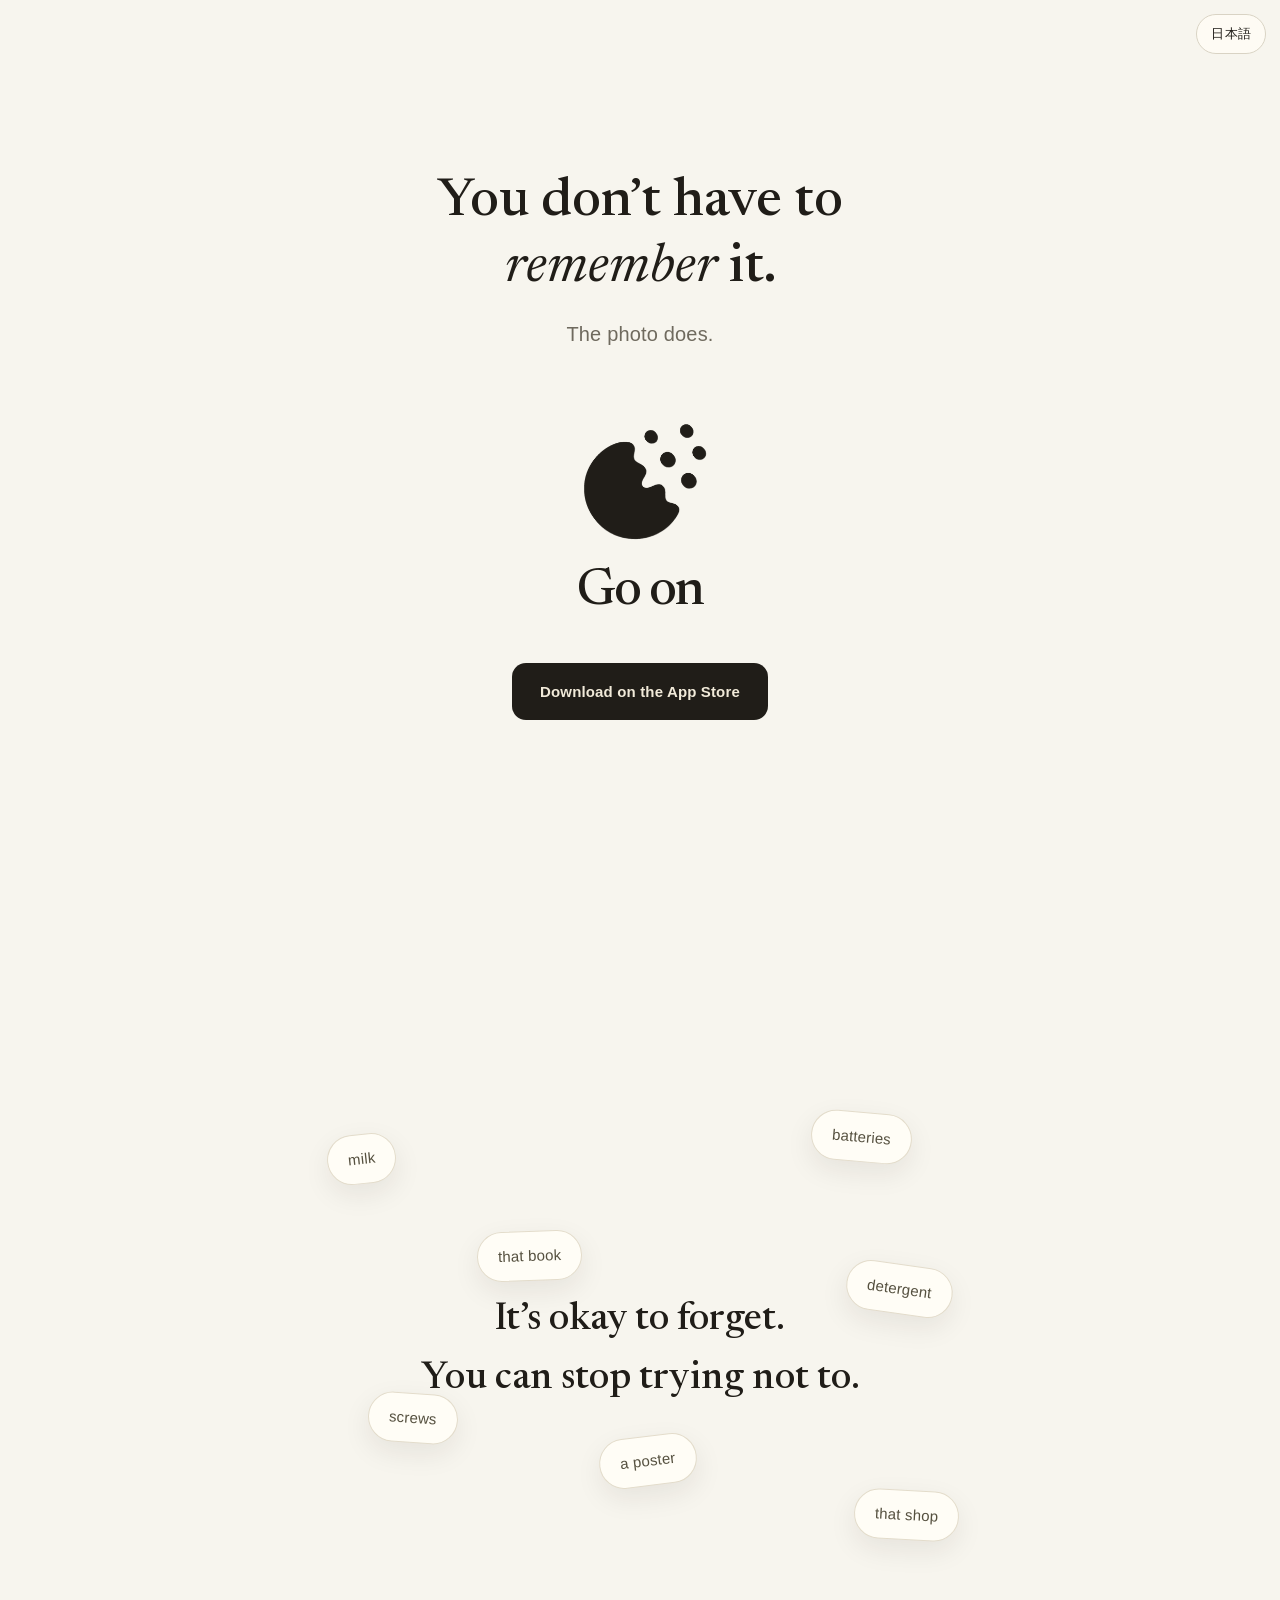
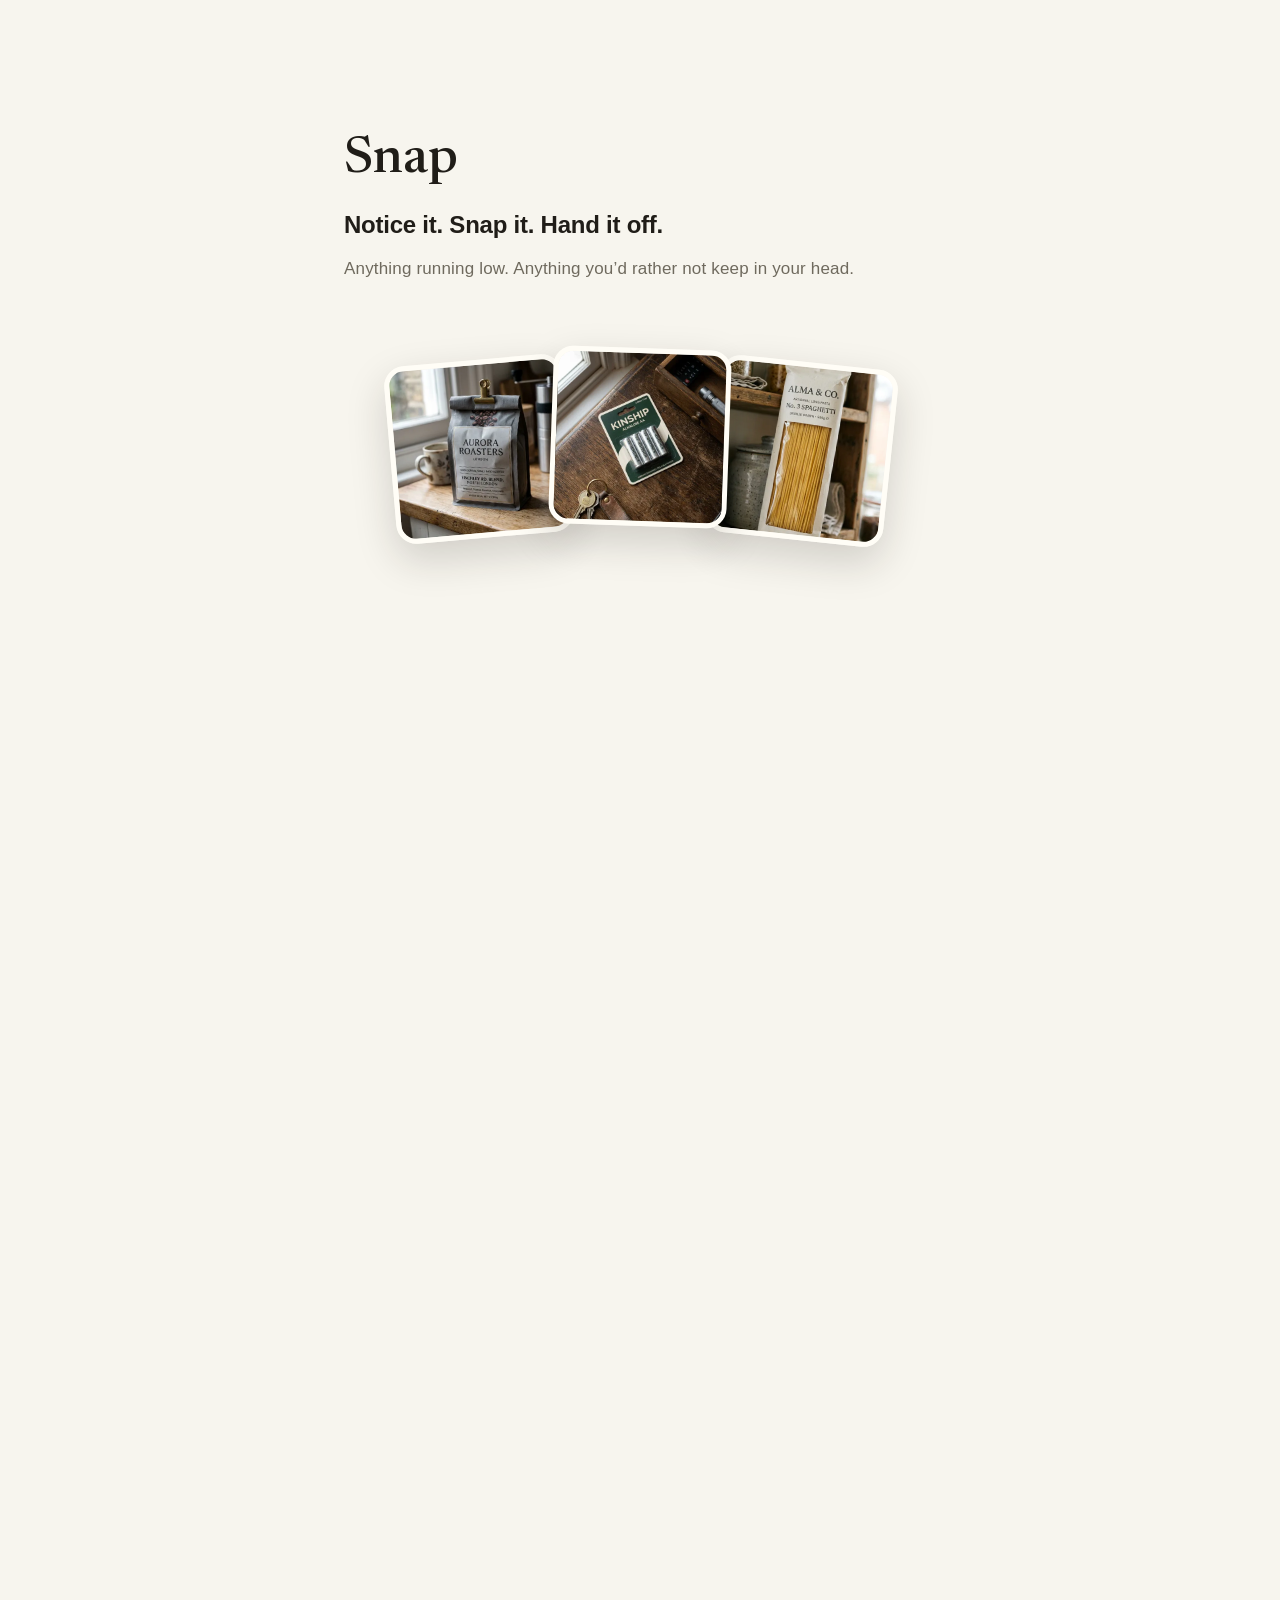
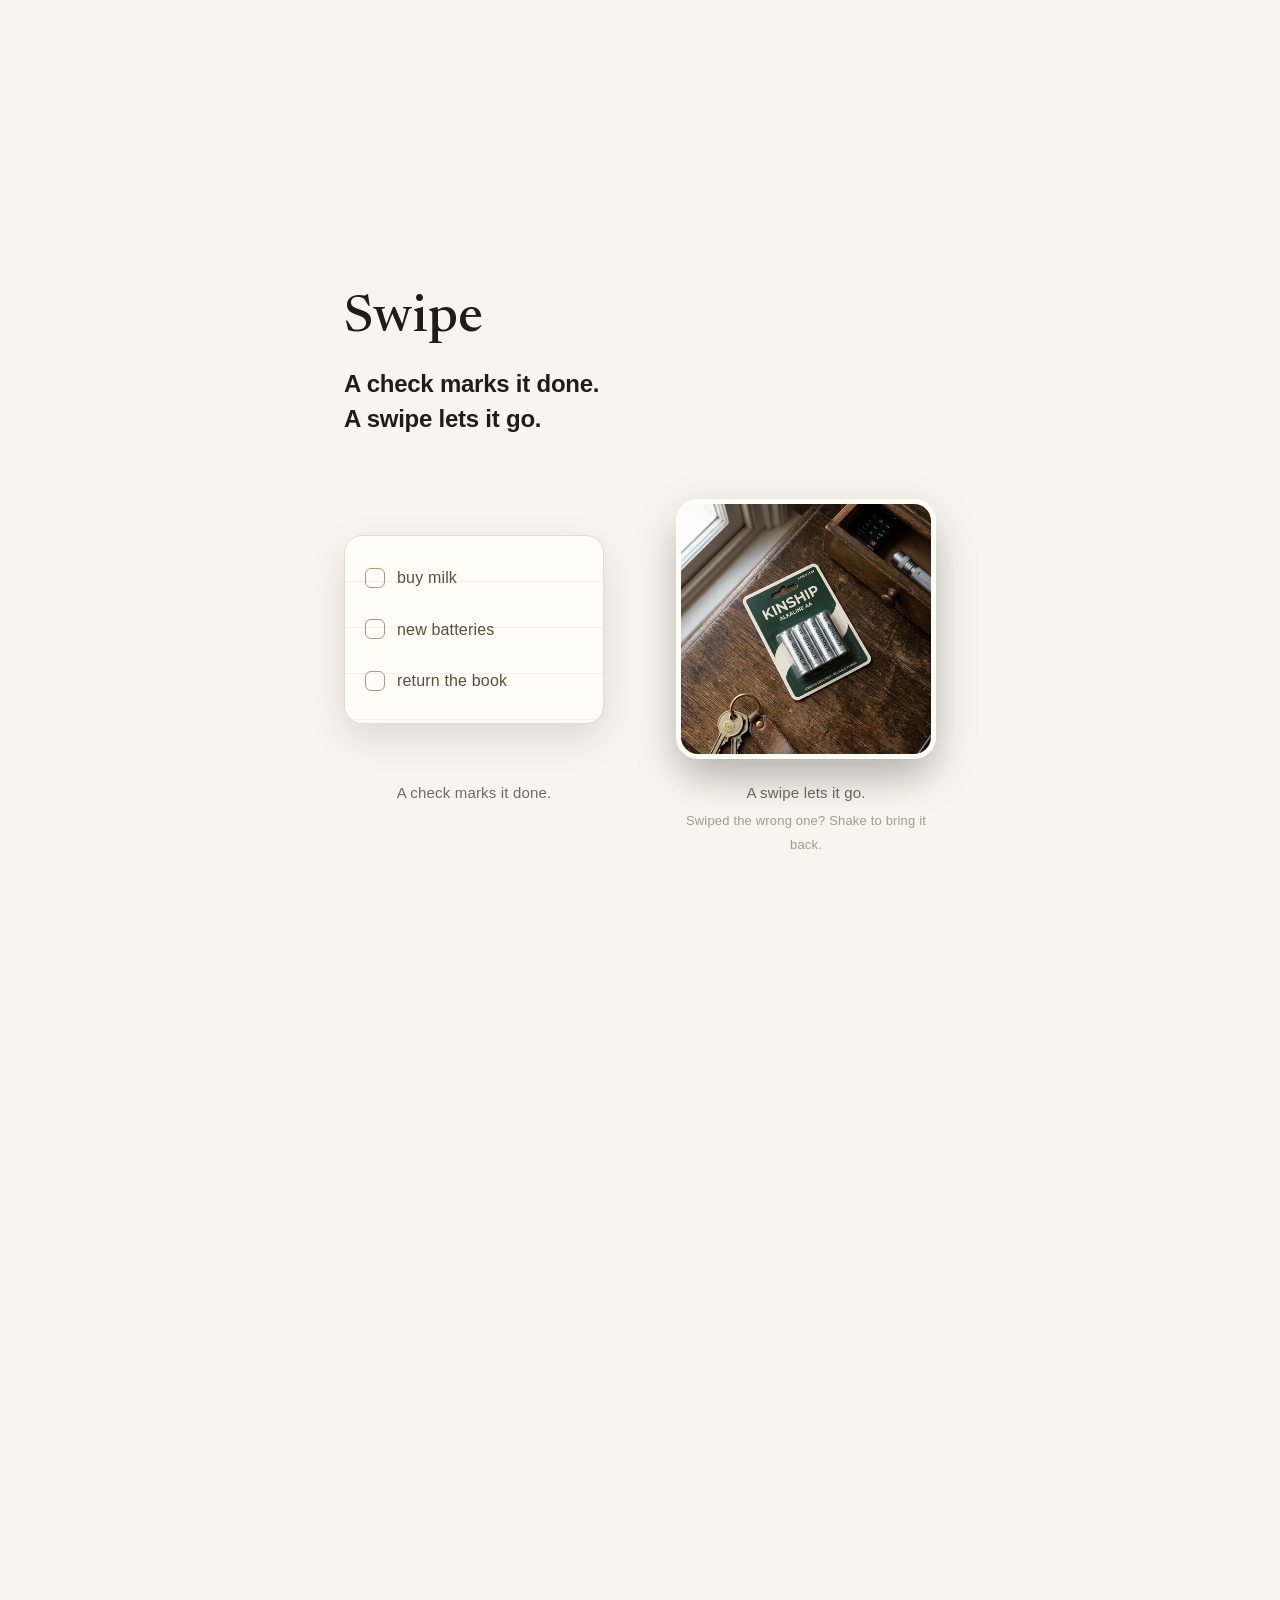
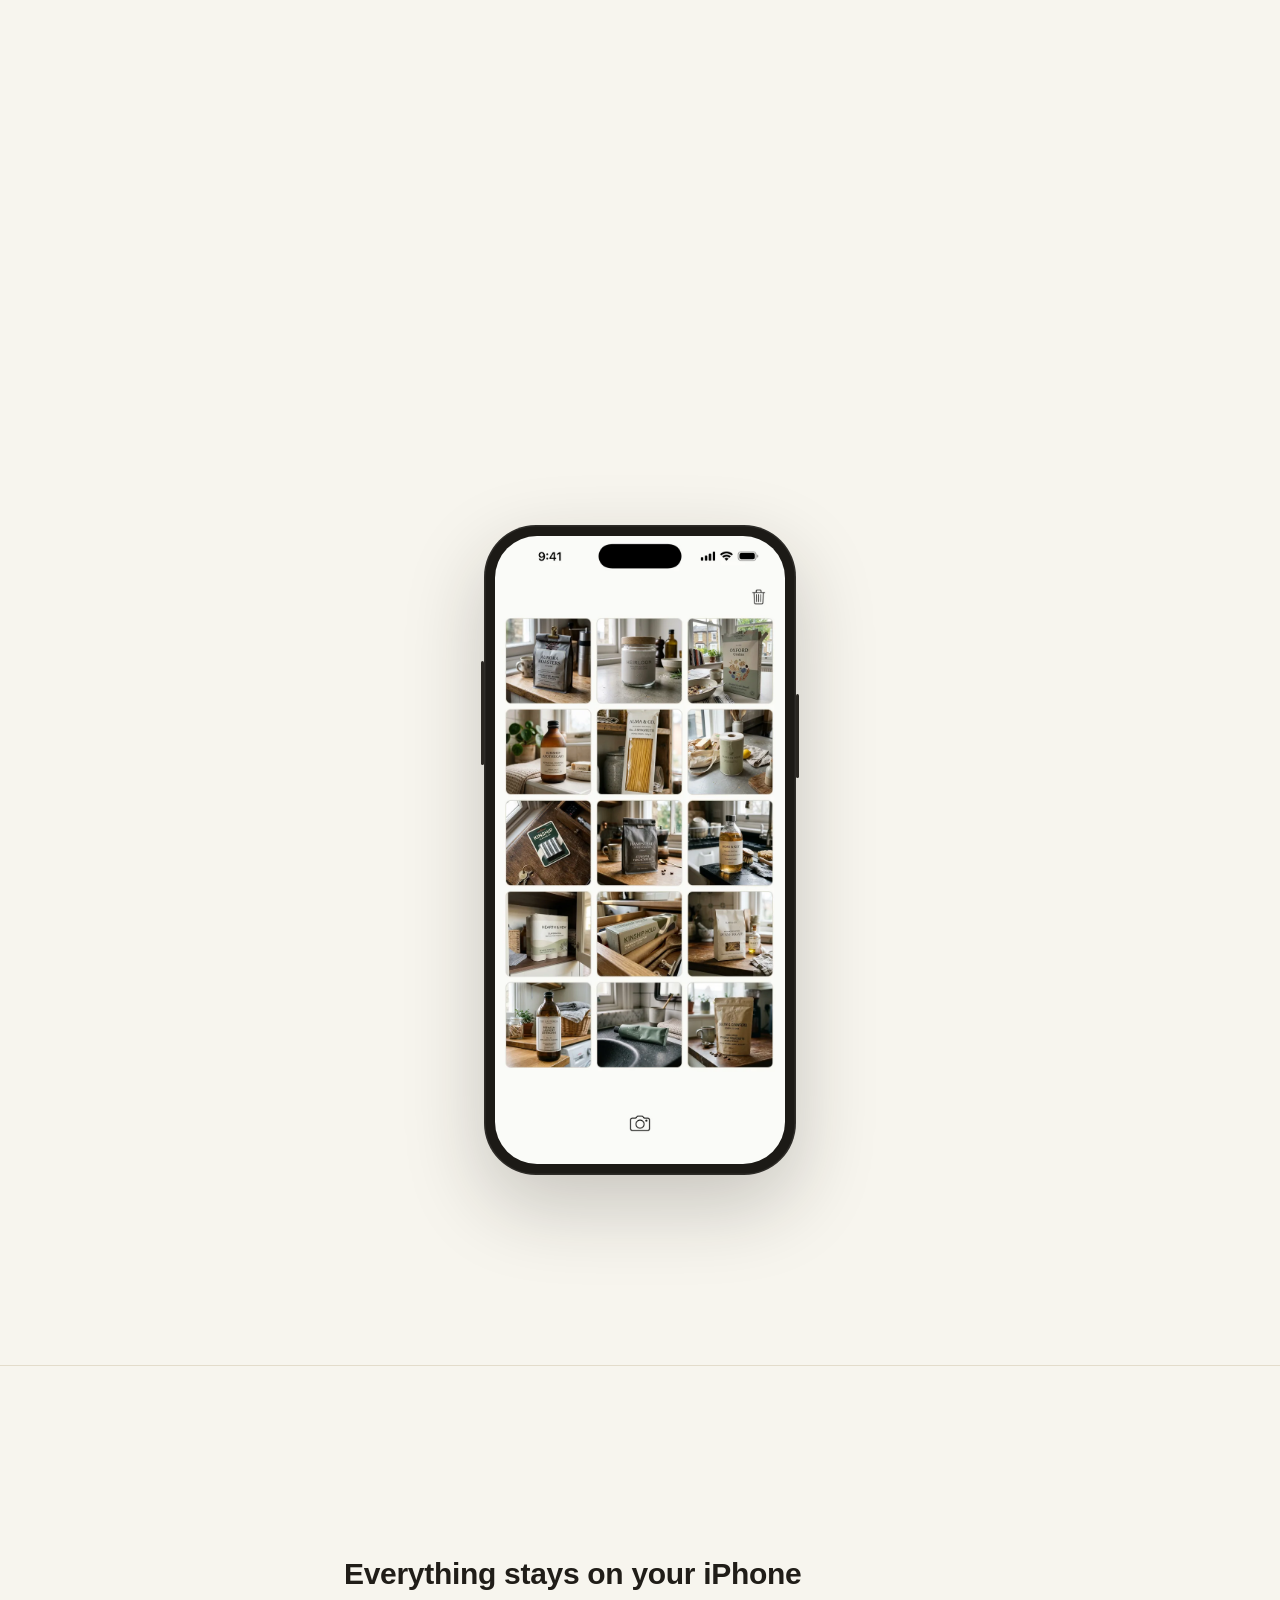
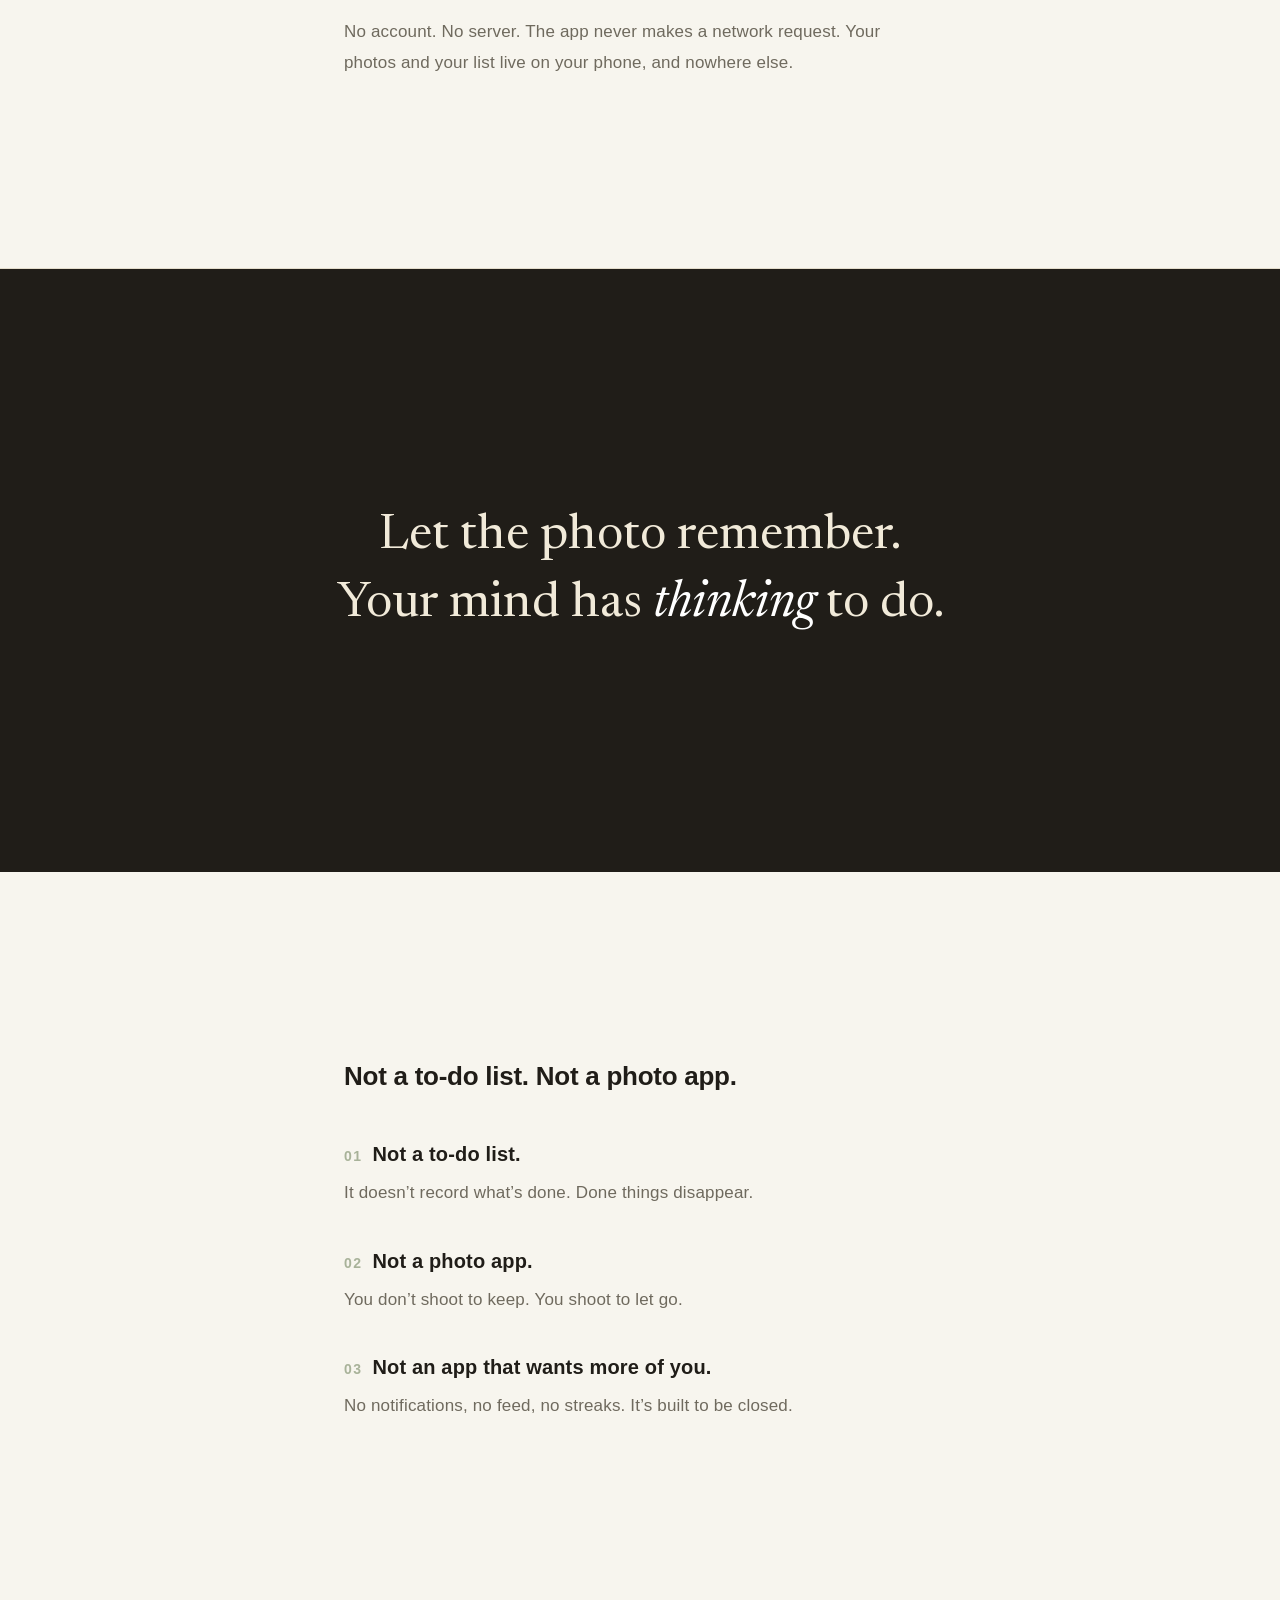
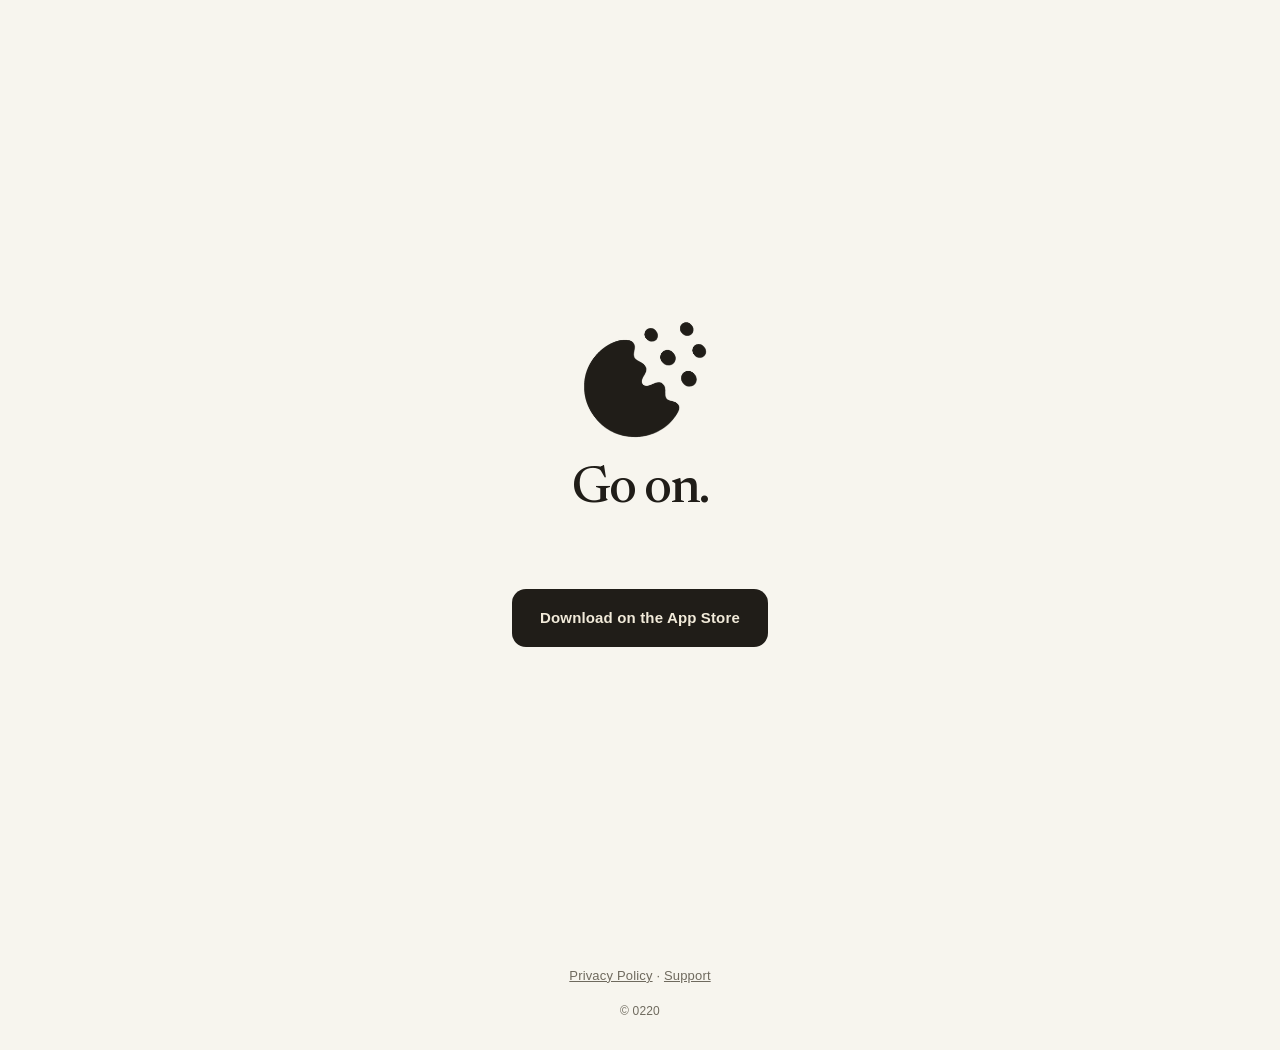
<file: index.html>
<!doctype html>
<html lang="en">
<head>
<meta charset="utf-8">
<meta name="viewport" content="width=device-width, initial-scale=1">
<title>Go on — You don’t have to remember it. / もう覚えていなくていい。</title>
<meta name="description" content="A shopping list you photograph instead of typing. Snap what’s running low, swipe it away once it’s in your cart. Nothing to type, nothing to name, and nothing ever leaves your iPhone.">
<link rel="canonical" href="https://go-on.o2z0.com/">
<link rel="icon" href="/favicon.ico" sizes="16x16 32x32 48x48">
<link rel="apple-touch-icon" href="/assets/favicon-180.png">
<meta property="og:type" content="website">
<meta property="og:url" content="https://go-on.o2z0.com/">
<meta property="og:site_name" content="Go on">
<meta property="og:title" content="Go on — You don’t have to remember it.">
<meta property="og:description" content="A shopping list you photograph instead of typing. Snap it, swipe it, and it’s gone.">
<meta property="og:image" content="https://go-on.o2z0.com/assets/og.png">
<meta property="og:image:width" content="1200">
<meta property="og:image:height" content="630">
<meta property="og:image:alt" content="Go on">
<meta name="twitter:card" content="summary_large_image">
<!-- 見出しのセリフは self-host（/fonts/）。外部への読み込みは下の GA4 だけ（README「制約」） -->
<link rel="preload" href="/fonts/newsreader-latin.woff2" as="font" type="font/woff2" crossorigin>
<link rel="stylesheet" href="/style.css">
<!-- アクセス解析（GA4）。go-on.o2z0.com 以外では js/ga.js が送信しない -->
<script async src="https://www.googletagmanager.com/gtag/js?id=G-71RZL2MG8W"></script>
<script defer src="/js/ga.js" data-ga-id="G-71RZL2MG8W" data-ga-host="go-on.o2z0.com"></script>
<style>
/* ============================================================
   Go on — LP 固有の演出 CSS
   共通の地（トークン・書体・言語トグル・CTA・footer）は /style.css
   ============================================================ */
section { padding: 20vh 0; }

/* ============ 1. hero (centered) ============ */
.hero {
  min-height: 100svh; display: flex; flex-direction: column;
  justify-content: center; padding: 0; text-align: center;
}
.claim {
  font-size: clamp(38px, 7vw, 54px); line-height: 1.22; margin: 0 0 14px;
  font-weight: 500; color: var(--ink); text-wrap: balance;  /* no orphaned "it." */
}
.claim .w { display: inline-block; }
.claim em { font-style: italic; }
.hero .sub { font-size: 20px; color: var(--muted); margin: 0 0 7vh; }
.hero-brand {
  display: flex; flex-direction: column; align-items: center; justify-content: center;
  gap: 18px; font-size: var(--brand-text); line-height: 1; letter-spacing: -.035em;
  color: var(--ink); margin: 0 0 5vh;
}
.hero-brand img, .seal { width: var(--brand-icon); height: var(--brand-icon); translate: 4% 0; }  /* optical centre: the mass sits bottom-left */
.ja .claim { font-size: clamp(26px, 7.2vw, 50px); }  /* 文節 span 単位でのみ折り返す（≥333px では 1 行） */

/* ============ 2. product shot ============ */
.shot-wrap { text-align: center; }
/* CSS device frame: ink bezel around the real screenshot (no mockup asset needed) */
.device {
  position: relative; display: inline-block; padding: 11px;
  background: #1c1a16; border-radius: 52px;
  box-shadow:
    0 30px 80px rgba(32, 29, 24, .22),
    inset 0 0 0 1.5px rgba(255, 255, 255, .08);   /* faint bezel highlight */
}
.device img { display: block; width: min(290px, 70vw); border-radius: 42px; }
/* side buttons */
.device::before, .device::after {
  content: ""; position: absolute; width: 3px; border-radius: 2px; background: #2a2722;
}
.device::before { left: -3px; top: 21%; height: 16%; }                                 /* volume */
.device::after  { right: -3px; top: 26%; height: 13%; }                                /* power */
.shot-wrap { text-align: center; }

/* ============ 3. mental-load scene ============ */
/* 既定 = 静止版。scroll-driven が使えない環境と prefers-reduced-motion:reduce では
   これがそのまま出る。ピン留め（position:sticky）と長い尺（420vh 等）は
   演出そのものなので、演出と同じ @supports / @media の中にしか置かない。
   ここを外に出すと「アニメは動かないのに尺だけ残る」= 1,005vh の空スクロールになる。 */
.scene { padding: 12vh 0; }
.scene .sticky {
  display: flex; align-items: center; justify-content: center;
}
.stage {
  position: relative; width: min(680px, 92vw);
  display: flex; flex-wrap: wrap; gap: 10px 12px;
  justify-content: center; align-items: center;
}
.bubble {
  /* static = インラインの left/right/top を無視して素直に流す（静止版のときだけ） */
  position: static; background: #fffdf6; border: 1px solid #e3dccb;
  border-radius: 999px; padding: 10px 20px; font-size: 15px; color: #55503f;
  box-shadow: 0 10px 28px rgba(32, 29, 24, .08); rotate: var(--r, 0deg);
  white-space: nowrap;
}
.quiet-line {
  position: static; width: 100%; margin-top: 8vh;
  display: flex; flex-direction: column;
  justify-content: center; text-align: center; padding: 0;
}
.quiet-line p { font-size: clamp(26px, 4.6vw, 38px); line-height: 1.55; margin: 0; }
.quiet-line .ja p { font-size: clamp(17px, 4.3vw, 34px); }
.quiet-line .ja .u { display: inline-block; }  /* 文節単位でのみ折り返す（≥351px では 1 行） */

/* ============ 4. steps ============ */
.step-title { font-size: clamp(40px, 7vw, 52px); font-weight: 500; line-height: 1; margin: 0 0 22px; }  /* one word, serif */
.step-lead { font-size: clamp(20px, 3.2vw, 24px); font-weight: 600; line-height: 1.45; margin: 0 0 8px; letter-spacing: -.01em; }

.snap-cards { display: flex; justify-content: center; gap: 0; margin: 64px 0 0; }
.snap-cards img {
  width: clamp(88px, 30%, 200px); aspect-ratio: 1; height: auto; border-radius: 20px; object-fit: cover;  /* 3 fit inside the column at 320px */
  box-shadow: 0 16px 40px rgba(32, 29, 24, .18); border: 5px solid #fffdf6;
}
.snap-cards img:nth-child(1) { rotate: -5deg; translate: 16px 12px; }
.snap-cards img:nth-child(2) { rotate: 2deg; z-index: 1; }
.snap-cards img:nth-child(3) { rotate: 6deg; translate: -16px 14px; }

/* swipe scene: check vs swipe comparison */
.step-inner { text-align: left; width: min(100%, 640px); padding: 0 24px; }
.compare {
  display: flex; gap: clamp(28px, 7vw, 72px); justify-content: center;
  align-items: flex-start; margin-top: 7vh; flex-wrap: wrap; text-align: center;
}
/* 並列に必要なのはビューポート 448px 以上（ペイン下限 186px ×2 + gap 28 + step-inner の padding 48）。
   最大の iPhone でも 440px なので、実機は必ず縦積みになる = wrap は仕様。詰めて並列化しない。
   ペインを 186px 未満にすると .txt { white-space: nowrap } の「return the book」が溢れる。 */
.pane { width: clamp(200px, 34vw, 260px); }
.visual { aspect-ratio: 1; display: grid; align-items: center; }  /* same height on both sides → captions align */
.pane:first-child { position: relative; z-index: 1; }  /* the swiped card slips away BEHIND the paper list */
.todo-card {
  background: #fffdf6; border: 1px solid #e3dccb; border-radius: 18px;
  padding: 16px 20px; text-align: left;
  box-shadow: 0 14px 36px rgba(32, 29, 24, .12);
  background-image: repeating-linear-gradient(transparent 0 45px, rgba(32,29,24,.05) 45px 46px);
}
.todo-item { display: flex; gap: 12px; align-items: center; font-size: 16px; color: #55503f; padding: 11px 0; }
.box {
  width: 20px; height: 20px; border: 1.5px solid #a49b87; border-radius: 6px;
  display: grid; place-items: center; flex: none;
}
/* CSS checkmark (no glyph baseline drift) */
.tick {
  width: 6px; height: 11px; border-right: 2px solid #6f6a5e; border-bottom: 2px solid #6f6a5e;
  transform: rotate(45deg) translate(-1px, -1px); opacity: 0;
}
.txt { position: relative; white-space: nowrap; }
.strike {
  position: absolute; left: -2px; right: -2px; top: 54%; height: 1.5px;
  background: #8a8371; transform: scaleX(0); transform-origin: left;
}
.deck { position: relative; width: 100%; aspect-ratio: 1; margin: 0 auto; }
.deck img {
  position: absolute; inset: 0; width: 100%; height: 100%;
  border-radius: 22px; object-fit: cover; border: 5px solid #fffdf6;
  box-shadow: 0 16px 44px rgba(32, 29, 24, .2);
}
.deck .under { scale: .92; translate: 0 8px; opacity: .85; }
.cap { font-size: 15px; margin: 20px 0 0; }
.cap small { display: block; font-size: 13px; color: #a49b87; margin-top: 2px; }

/* ============ 5. trust ============ */
.trust { border-top: 1px solid #e3dccb; border-bottom: 1px solid #e3dccb; }
.trust h2 { font-size: 30px; }

/* ============ 6. belief ============ */
.belief { background: var(--ink); color: var(--cream); padding: 26vh 24px; text-align: center; }
.belief p {
  font-size: clamp(32px, 6vw, 50px); line-height: 1.35; margin: 0;
  font-weight: 400;
}
.belief em { font-style: italic; color: #fff; }
.belief .ja .u { display: inline-block; }  /* 文節単位でのみ折り返す */
.belief .ja p { font-size: clamp(22px, 6vw, 44px); }  /* 320px でも <br> の 2 行構造を保つ */

/* ============ 7. what we don't let go of ============ */
.keeps li { list-style: none; margin: 34px 0; padding: 0; }
.keeps { padding: 0; margin: 36px 0 0; }
.keeps b { display: block; font-size: 20px; margin-bottom: 4px; }
.pnum { color: var(--sage); font-weight: 700; font-size: 14px; letter-spacing: .1em; margin-right: 10px; }

/* ============ 8. finale ============ */
.finale { min-height: 100svh; display: flex; flex-direction: column; justify-content: center; align-items: center; text-align: center; }
.finale-content {
  display: flex; flex-direction: column; align-items: center;
  transition: opacity .9s ease, filter .9s ease, visibility 0s linear 0s;
}
.finale-content.faded { opacity: 0; filter: blur(6px); visibility: hidden; transition-delay: 0s, 0s, .9s; }  /* invisible = unfocusable */
.seal { margin: 0 0 18px; }
.goon {
  font-size: var(--brand-text); line-height: 1; margin: 0 0 7vh;
  font-weight: 500;
}
/* "Go on" は HERO / FINALE で同一（.serif の letter-spacing:0 に負けないよう明示指定） */
.hero-brand .serif, .goon { letter-spacing: -.035em; }

/* ============================================================
   scroll-driven animations
   ============================================================ */
@media (prefers-reduced-motion: no-preference) {
  @supports ((animation-timeline: view()) and (animation-range: entry)) {

    /* --- pinned-scene layout（演出が効く環境でだけ尺とピン留めを与える）--- */
    .scene { padding: 0; }
    .scene .sticky { position: sticky; top: 0; height: 100svh; overflow: hidden; }
    .scene-load  { height: 420vh; }   /* longer = slower: thoughts surface, then dissolve, unhurried */
    .scene-snap  { height: 205vh; }   /* pinned: text alone first, then the photos pop in（末尾の空尺 56vh→21vh、ビート位置は不変） */
    .scene-swipe { height: 380vh; }   /* check → check → swipe → swipe → nothing left */
    .stage { display: block; height: 60svh; }
    .bubble { position: absolute; }
    .quiet-line {
      /* escapes the 680px stage: centered on the viewport, not the stage box */
      position: absolute; top: 0; bottom: 0; left: 50%; transform: translateX(-50%);  /* transform = centering; `translate` stays free for the fade-in keyframe */
      width: min(92vw, 960px); margin-top: 0;
    }

    /* hero words dissolve — the "remember" word goes first */
    @keyframes word-gone { to { opacity: 0; filter: blur(4px); } }
    .claim .w { animation: word-gone linear both; animation-timeline: scroll(root); }
    .claim .w1 { animation-range: 12vh 34vh; }
    .claim .w2 { animation-range: 4vh 20vh; }
    .claim .w3 { animation-range: 14vh 36vh; }
    .hero .sub, .hero .cta-row, .hero .hero-brand {
      animation: word-gone linear both; animation-timeline: scroll(root);
      animation-range: 16vh 40vh;
    }

    /* the page forgets what you've read */
    @keyframes bye { to { opacity: 0; translate: 0 -28px; } }
    .forgets { animation: bye linear both; animation-timeline: view(); animation-range: exit 10% exit 85%; }

    @keyframes settle { from { opacity: 0; translate: 0 22px; } }
    .settles { animation: settle linear both; animation-timeline: view(); animation-range: entry 20% entry 70%; }
    .forgets.settles {
      animation: settle linear both, bye linear both;
      animation-timeline: view(), view();
      animation-range: entry 20% entry 70%, exit 10% exit 85%;
    }

    /* mental load: thoughts pop up one by one... */
    .scene-load { view-timeline: --tl-load block; }
    @keyframes pop {
      0%   { opacity: 0; scale: .5; }
      70%  { opacity: 1; scale: 1.07; }
      100% { opacity: 1; scale: 1; }
    }
    /* no explicit `from`: before its range it passes the pop animation's output through
       (otherwise the backwards fill would force opacity 1 and show tiny bubbles from the start) */
    @keyframes bubble-gone {
      to { opacity: 0; filter: blur(5px); translate: 0 -24px; }
    }
    .bubble {
      animation: pop linear both, bubble-gone linear both;
      animation-timeline: --tl-load, --tl-load;
    }
    .b1 { animation-range: contain 2%  contain 7%,  contain 32% contain 44%; }
    .b2 { animation-range: contain 5%  contain 10%, contain 36% contain 48%; }
    .b3 { animation-range: contain 8%  contain 13%, contain 40% contain 52%; }
    .b4 { animation-range: contain 11% contain 16%, contain 44% contain 56%; }
    .b5 { animation-range: contain 14% contain 19%, contain 48% contain 60%; }
    .b6 { animation-range: contain 17% contain 22%, contain 52% contain 64%; }
    .b7 { animation-range: contain 20% contain 25%, contain 56% contain 68%; }
    @keyframes line-in { from { opacity: 0; translate: 0 18px; } }
    .quiet-line { animation: line-in linear both; animation-timeline: --tl-load; animation-range: contain 70% contain 86%; }

    /* swipe scene: the check stays, the card goes */
    /* snap: photos pop in one by one — left, right, then center */
    /* pinned scene: text sits alone first, then left → right → center pop in */
    .scene-snap { view-timeline: --tl-snap block; }
    .snap-cards img { animation: pop linear both; animation-timeline: --tl-snap; }
    .snap-cards img:nth-child(1) { animation-range: contain 24% contain 37.3%; }
    .snap-cards img:nth-child(3) { animation-range: contain 45.3% contain 58.7%; }
    .snap-cards img:nth-child(2) { animation-range: contain 66.7% contain 80%; }

    .scene-swipe { view-timeline: --tl-swipe block; }
    @keyframes swipe-left {
      0%   { transform: translateX(0) rotate(0); opacity: 1; }
      55%  { opacity: 1; }
      100% { transform: translateX(-130%) rotate(-15deg); opacity: 0; }
    }
    .deck .top { animation: swipe-left linear both; animation-timeline: --tl-swipe; animation-range: contain 42% contain 62%; }
    @keyframes under-up { to { scale: 1; translate: 0 0; opacity: 1; } }
    /* second card: rises, then swipes away too — nothing is left */
    @keyframes swipe-left-2 {            /* no 0% frame: inherits under-up's output until its own range starts */
      55%  { opacity: 1; }
      100% { transform: translateX(-130%) rotate(-15deg); opacity: 0; }
    }
    .deck .under {
      animation: under-up linear both, swipe-left-2 linear both;
      animation-timeline: --tl-swipe, --tl-swipe;
      animation-range: contain 56% contain 68%, contain 74% contain 92%;
    }
    /* attention: dim the side that isn't moving */
    @keyframes focus-in  { from { opacity: .3; } to { opacity: 1; } }
    @keyframes focus-out { from { opacity: 1; }  to { opacity: .3; } }
    .pane-swipe { animation: focus-in  linear both; animation-timeline: --tl-swipe; animation-range: contain 32% contain 40%; }
    .pane-todo  { animation: focus-out linear both; animation-timeline: --tl-swipe; animation-range: contain 34% contain 42%; }
    @keyframes tick-in { to { opacity: 1; } }
    #todo-a .tick { animation: tick-in linear both; animation-timeline: --tl-swipe; animation-range: contain 6% contain 11%; }
    #todo-a .strike { animation: strike-in linear both; animation-timeline: --tl-swipe; animation-range: contain 9% contain 17%; }
    #todo-a .txt { animation: fade-label linear both; animation-timeline: --tl-swipe; animation-range: contain 9% contain 17%; }
    #todo-b .tick { animation: tick-in linear both; animation-timeline: --tl-swipe; animation-range: contain 20% contain 25%; }
    @keyframes strike-in { to { transform: scaleX(1); } }
    #todo-b .strike { animation: strike-in linear both; animation-timeline: --tl-swipe; animation-range: contain 23% contain 31%; }
    @keyframes fade-label { to { color: #b0a893; } }
    #todo-b .txt { animation: fade-label linear both; animation-timeline: --tl-swipe; animation-range: contain 23% contain 31%; }

    /* --- ピン留めシーンを 100svh の箱に収める（2026-08-27）------------------
       .sticky は align-items:center + overflow:hidden なので、中身が箱より高いと
       上下が均等に切り落とされる。実測: Swipe シーンの中身は 744px あり、
       可視高さ 746px 未満のすべての端末で見出し "Swipe" と cap の注記が切れていた
       （Safari は UI ぶん可視が低いので実質すべての iPhone が該当）。
       原因は visual 200px × 2 ペイン = 400px が固定値だったこと。svh に追従させる。
       ⚠️ 従来の検証は「横はみ出し・トグル位置・総高」しか見ておらず縦の clip を
       測っていなかった。寸法を触ったら必ず contentH vs stickyH を測ること。 */
    @media (max-width: 447px) {   /* 447px 未満 = 2 ペインが必ず縦積みになる幅 */
      .step-title { margin-bottom: 12px; }
      .step-lead  { margin-bottom: 6px; }
      .compare    { margin-top: 3vh; row-gap: 16px; --vis: clamp(130px, 22svh, 200px); }   /* 下限は todo-card の自然高 130px に合わせる */
      .visual     { aspect-ratio: auto; height: var(--vis); }
      .deck       { width: var(--vis); }
      .cap        { margin-top: 10px; }
      /* todo-card は文字で高さが決まるので、--vis の下限 128px に合わせて詰める */
      .todo-card  { padding: 10px 16px;
                    background-image: repeating-linear-gradient(transparent 0 36px, rgba(32,29,24,.05) 36px 37px); }
      .todo-item  { font-size: 13px; padding: 6px 0; }
    }

    /* 横向きと極小高さは寸法調整でも入らないので、ピン留め自体を降ろす。
       （874×402 の landscape は幅が広いため上の縦積み調整には入らない） */
    @media (max-height: 520px) {
      .scene-swipe { height: auto; padding: 12vh 0; }
      .scene-swipe .sticky { position: static; height: auto; overflow: visible; }
    }
  }
}
</style>
</head>
<body>

<input type="checkbox" id="lang" role="switch" aria-label="日本語で表示 / Show in English">
<label class="lang-toggle" for="lang" aria-hidden="true"><span class="en" lang="en">日本語</span><span class="ja" lang="ja">EN</span></label>

<!-- 1. HERO (centered, brand under the copy) -->
<section class="hero">
  <main>
    <div class="en" lang="en">
      <h1 class="claim serif">
        <span class="w w1">You don&rsquo;t have to</span>
        <span class="w w2"><em>remember</em></span>
        <span class="w w3">it.</span>
      </h1>
      <p class="sub">The photo does.</p>
    </div>
    <div class="ja" lang="ja">
      <h1 class="claim serif">
        <span class="w w1">もう</span><span class="w w2">覚えて</span><span class="w w3">いなくていい。</span>
      </h1>
      <p class="sub">撮ったから、大丈夫。</p>
    </div>
    <p class="hero-brand"><img src="/assets/mark.png" alt="" width="256" height="256" fetchpriority="high" decoding="async"><span class="serif">Go on</span></p>
    <p class="cta-row"><a class="cta" href="https://apps.apple.com/app/id6797468303">Download on the App&nbsp;Store</a></p>
  </main>
</section>

<!-- 3. MENTAL LOAD -->
<div class="scene scene-load">
  <div class="sticky">
    <div class="stage">
      <span class="bubble b1" style="left:4%;  top:10%; --r:-6deg"><span class="en" lang="en">milk</span><span class="ja" lang="ja">牛乳</span></span>
      <span class="bubble b2" style="right:10%; top:6%;  --r:5deg"><span class="en" lang="en">batteries</span><span class="ja" lang="ja">電池</span></span>
      <span class="bubble b3" style="left:26%; top:28%; --r:-2deg"><span class="en" lang="en">that book</span><span class="ja" lang="ja">この本</span></span>
      <span class="bubble b4" style="right:4%; top:34%; --r:8deg"><span class="en" lang="en">detergent</span><span class="ja" lang="ja">洗剤</span></span>
      <span class="bubble b5" style="left:10%; top:58%; --r:4deg"><span class="en" lang="en">screws</span><span class="ja" lang="ja">ネジ</span></span>
      <span class="bubble b6" style="left:44%; top:66%; --r:-7deg"><span class="en" lang="en">a poster</span><span class="ja" lang="ja">ポスター</span></span>
      <span class="bubble b7" style="right:3%; top:76%; --r:3deg"><span class="en" lang="en">that shop</span><span class="ja" lang="ja">あのお店</span></span>
      <div class="quiet-line">
        <div class="en" lang="en"><p class="serif">It&rsquo;s okay to forget.<br>You can stop trying not to.</p></div>
        <div class="ja" lang="ja"><p class="serif">忘れてもいい。<br><span class="u">忘れない努力から、</span><span class="u">あなたを自由にする。</span></p></div>
      </div>
    </div>
  </div>
</div>

<!-- 4a. SNAP — pinned scene -->
<div class="scene scene-snap steps">
  <div class="sticky">
    <div class="step-inner">
    <h2 class="step-title serif" lang="en">Snap</h2>
    <div class="en" lang="en">
      <p class="step-lead">Notice it. Snap it. Hand it off.</p>
      <p class="dim">Anything running low. Anything you&rsquo;d rather not keep in your head.</p>
    </div>
    <div class="ja" lang="ja">
      <p class="step-lead">気になったら、撮る。預ける。</p>
      <p class="dim">切れかけの日用品や、わざわざ写真に残すほどでもないことも。</p>
    </div>
    <div class="snap-cards">
      <img src="/assets/card-coffee.webp" alt="" width="480" height="480" loading="lazy">
      <img src="/assets/card-battery.webp" alt="" width="480" height="480" loading="lazy">
      <img src="/assets/card-pasta.webp" alt="" width="480" height="480" loading="lazy">
    </div>
    </div>
  </div>
</div>

<!-- 4b. SWIPE — check vs swipe, side by side -->
<div class="scene scene-swipe steps">
  <div class="sticky">
    <div class="step-inner">
      <h2 class="step-title serif" lang="en">Swipe</h2>
      <div class="en" lang="en">
        <p class="step-lead">A check marks it done.<br>A swipe lets it go.</p>
      </div>
      <div class="ja" lang="ja">
        <p class="step-lead">チェックは「完了」。<br>スワイプは「手放す」。</p>
      </div>
      <div class="compare">
        <div class="pane pane-todo">
          <div class="visual"><div class="todo-card">
            <div class="todo-item" id="todo-a"><span class="box"><span class="tick"></span></span><span class="txt"><span class="en" lang="en">buy milk</span><span class="ja" lang="ja">牛乳を買う</span><span class="strike"></span></span></div>
            <div class="todo-item" id="todo-b"><span class="box"><span class="tick"></span></span><span class="txt"><span class="en" lang="en">new batteries</span><span class="ja" lang="ja">電池を替える</span><span class="strike"></span></span></div>
            <div class="todo-item"><span class="box"><span class="tick"></span></span><span class="txt"><span class="en" lang="en">return the book</span><span class="ja" lang="ja">本を返す</span><span class="strike"></span></span></div>
          </div></div>
          <p class="cap dim"><span class="en" lang="en">A check marks it done.</span><span class="ja" lang="ja">チェックは「完了」。</span></p>
        </div>
        <div class="pane pane-swipe">
          <div class="visual"><div class="deck">
            <img class="under" src="/assets/card-paper.webp" alt="" width="480" height="480" loading="lazy">
            <img class="top" src="/assets/card-battery.webp" alt="" width="480" height="480" loading="lazy">
          </div></div>
          <p class="cap dim">
            <span class="en" lang="en">A swipe lets it go.</span><span class="ja" lang="ja">スワイプは「手放す」。</span>
            <small><span class="en" lang="en">Swiped the wrong one? Shake to bring it back.</span><span class="ja" lang="ja">間違えたら、振れば戻る。</span></small>
          </p>
        </div>
      </div>
    </div>
  </div>
</div>

<!-- 4c. PRODUCT SHOT — the real screen, after you know what it does -->
<section class="forgets settles shot-wrap">
  <div class="device"><img src="/assets/grid.webp" alt="Go on — a grid of photos of everyday things" width="780" height="1688" loading="lazy" decoding="async"></div>
</section>

<!-- 5. TRUST -->
<section class="trust forgets settles">
  <main>
    <div class="en" lang="en">
      <h2>Everything stays on your iPhone</h2>
      <p class="dim">No account. No server. The app never makes a network request. Your photos and your list live on your phone, and nowhere else.</p>
    </div>
    <div class="ja" lang="ja">
      <h2>すべて端末の中に</h2>
      <p class="dim">アカウント不要。サーバーなし。アプリは一度も通信しない。写真もリストも、あなたの iPhone の中だけ。</p>
    </div>
  </main>
</section>

<!-- 6. BELIEF -->
<section class="belief forgets">
  <div class="en" lang="en"><p class="serif">Let the photo remember.<br>Your mind has <em>thinking</em> to do.</p></div>
  <div class="ja" lang="ja"><p class="serif"><span class="u">覚えるのは、</span><span class="u">写真の仕事。</span><br><span class="u">頭は、</span><span class="u">考えるために。</span></p></div>
</section>

<!-- 7. NOT YOUR USUAL APP — what it isn't draws the outline -->
<section class="forgets settles">
  <main>
    <div class="en" lang="en">
      <h2>Not a to-do list. Not a photo app.</h2>
      <ul class="keeps">
        <li><b><span class="pnum">01</span>Not a to-do list.</b><span class="dim">It doesn&rsquo;t record what&rsquo;s done. Done things disappear.</span></li>
        <li><b><span class="pnum">02</span>Not a photo app.</b><span class="dim">You don&rsquo;t shoot to keep. You shoot to let go.</span></li>
        <li><b><span class="pnum">03</span>Not an app that wants more of you.</b><span class="dim">No notifications, no feed, no streaks. It&rsquo;s built to be closed.</span></li>
      </ul>
    </div>
    <div class="ja" lang="ja">
      <h2>ToDo でも、写真アプリでもない。</h2>
      <ul class="keeps">
        <li><b><span class="pnum">01</span>ToDo アプリではない。</b><span class="dim">完了を記録しない。終わったものは、消える。</span></li>
        <li><b><span class="pnum">02</span>写真アプリではない。</b><span class="dim">残すために撮るんじゃない。手放すために撮る。</span></li>
        <li><b><span class="pnum">03</span>もっと使ってほしいアプリではない。</b><span class="dim">通知も、フィードも、連続記録もない。閉じるためにある。</span></li>
      </ul>
    </div>
  </main>
</section>

<!-- 8. FINALE — just the mark and the name; they too may be forgotten -->
<section class="finale">
  <div class="finale-content">
    <img class="seal" src="/assets/mark.png" alt="" width="256" height="256" loading="lazy">
    <p class="goon serif">Go on.</p>
    <p><a class="cta" href="https://apps.apple.com/app/id6797468303">Download on the App&nbsp;Store</a></p>
  </div>
</section>

<footer>
  <span class="en" lang="en"><a href="/privacy/">Privacy Policy</a> · <a href="/support/">Support</a></span>
  <span class="ja" lang="ja"><a href="/privacy/">プライバシーポリシー</a> · <a href="/support/">サポート</a></span>
  <p class="copyright">© 0220</p>
</footer>

<script>
/* finale idle-fade: even the name is yours to forget.
   fades after ~1.8s of stillness at the very bottom; any movement brings it back. */
(() => {
  if (matchMedia('(prefers-reduced-motion: reduce)').matches) return;
  const content = document.querySelector('.finale-content');
  const finale = document.querySelector('.finale');
  let timer = null, inertTimer = null, atBottom = false, fadedOnce = false;
  // once faded out, the CTA must not stay focusable/clickable while invisible → `inert` after the fade ends
  const fade = () => { content.classList.add('faded'); fadedOnce = true; clearTimeout(inertTimer); inertTimer = setTimeout(() => { content.inert = true; }, 900); };
  const show = () => { clearTimeout(inertTimer); content.inert = false; content.classList.remove('faded'); };
  const arm = (ms) => { clearTimeout(timer); if (atBottom) timer = setTimeout(fade, ms); };
  // the first fade after arriving is guaranteed: input is ignored until it has happened once
  const wake = () => { if (!atBottom || !fadedOnce) return; show(); arm(1800); };
  new IntersectionObserver((entries) => {
    atBottom = entries[0].intersectionRatio > 0.85;
    if (atBottom) { fadedOnce = false; arm(1000); }
    else { clearTimeout(timer); show(); fadedOnce = false; }
  }, { threshold: [0, 0.85] }).observe(finale);
  ['scroll', 'pointermove', 'pointerdown', 'keydown', 'touchstart'].forEach(ev =>
    addEventListener(ev, wake, { passive: true }));
})();
</script>
</body>
</html>
</file>
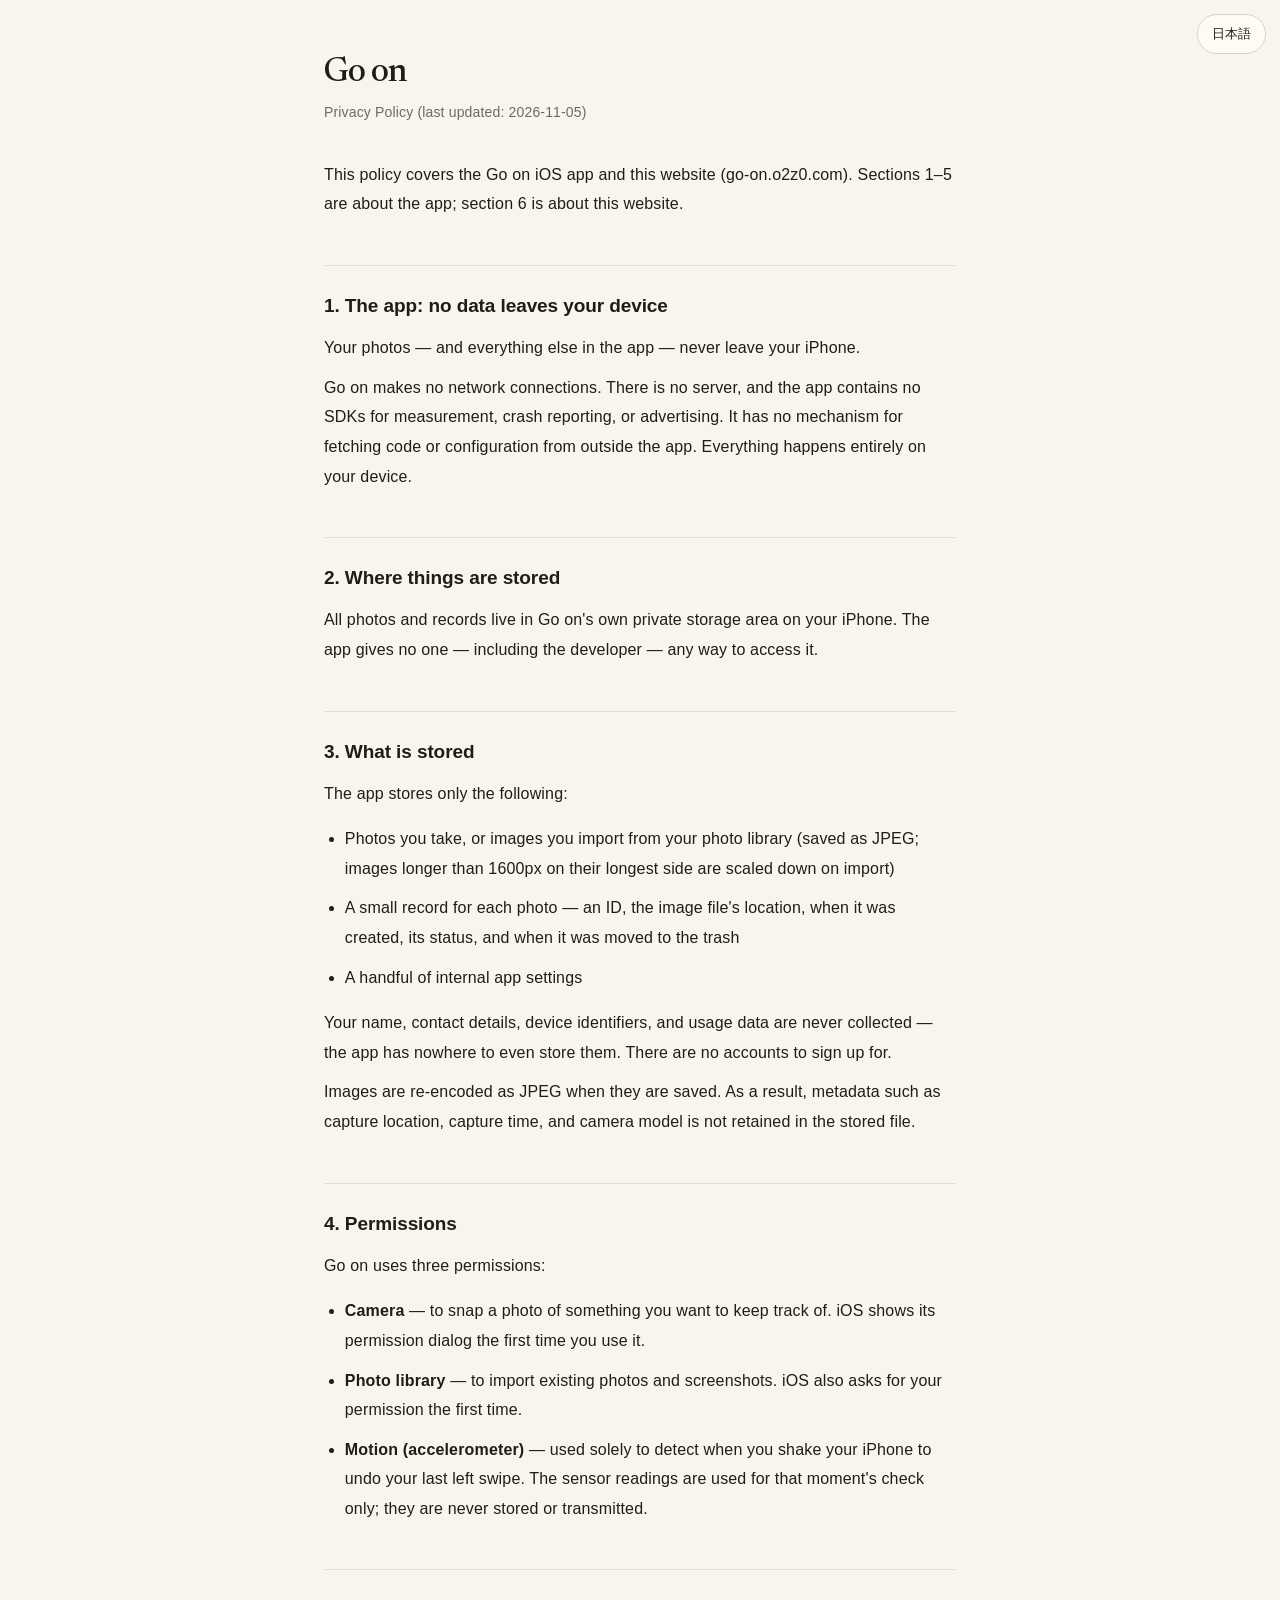
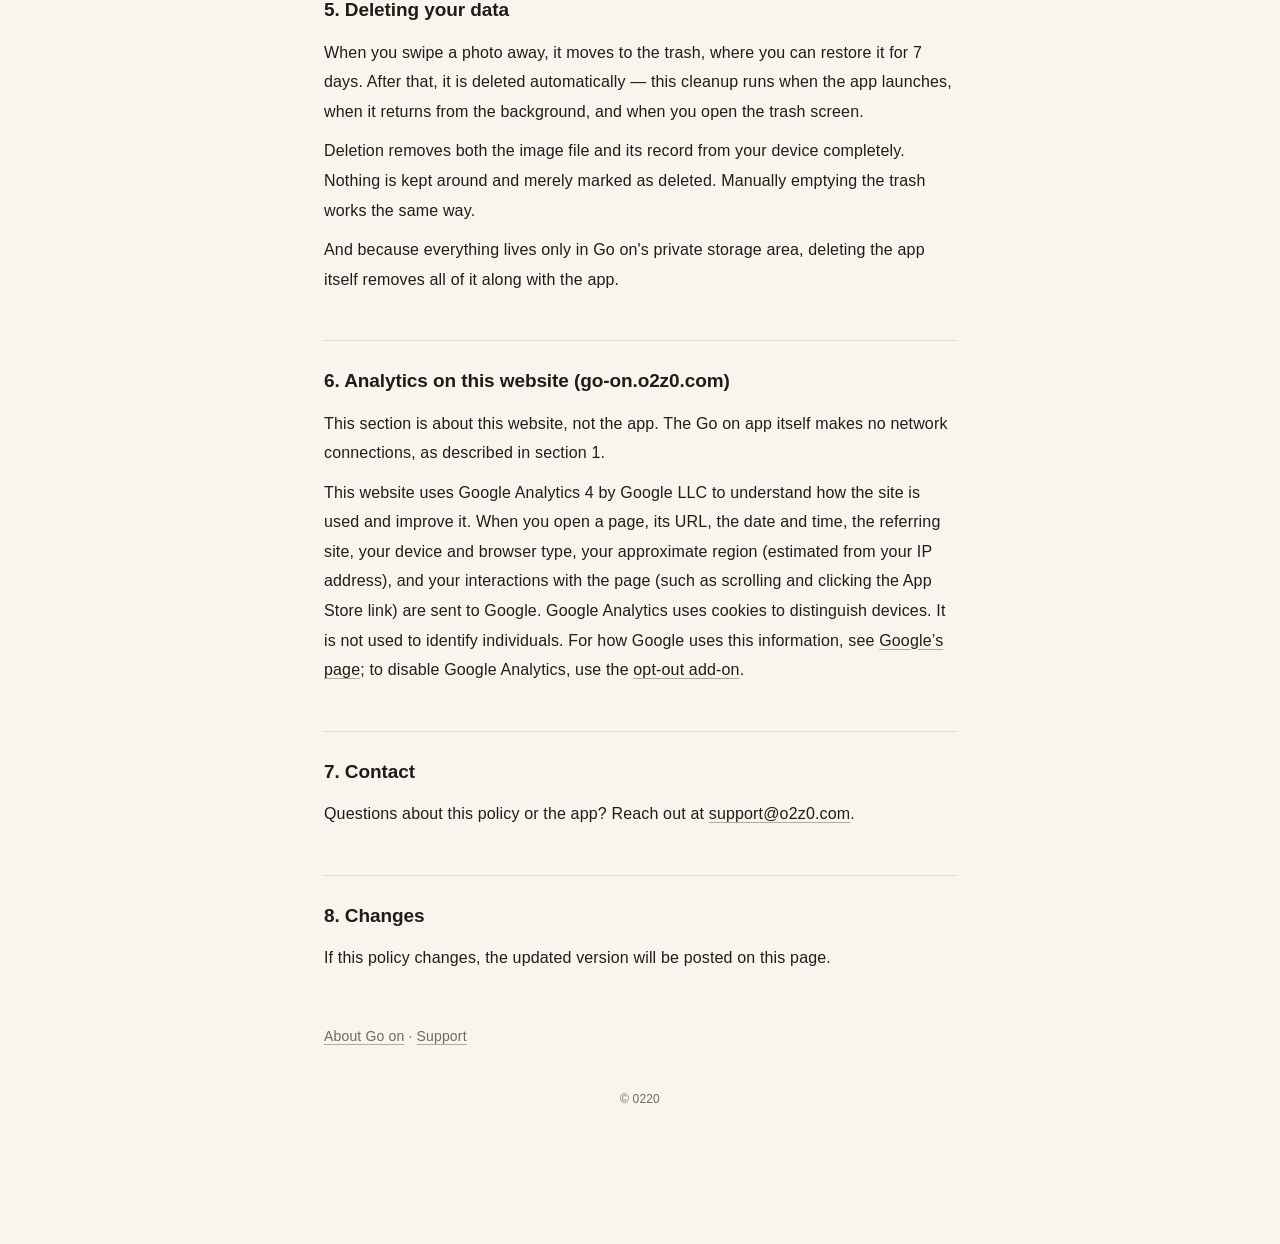
<file: privacy/index.html>
<!doctype html>
<html lang="en">
<head>
<meta charset="utf-8">
<meta name="viewport" content="width=device-width, initial-scale=1">
<title>Go on — Privacy Policy</title>
<link rel="icon" href="/favicon.ico" sizes="16x16 32x32 48x48">
<link rel="apple-touch-icon" href="/assets/favicon-180.png">
<meta name="robots" content="index, follow">
<link rel="stylesheet" href="/style.css">
<!-- アクセス解析（GA4）。go-on.o2z0.com 以外では js/ga.js が送信しない -->
<script async src="https://www.googletagmanager.com/gtag/js?id=G-71RZL2MG8W"></script>
<script defer src="/js/ga.js" data-ga-id="G-71RZL2MG8W" data-ga-host="go-on.o2z0.com"></script>
</head>
<body class="doc">
<input type="checkbox" id="lang" role="switch" aria-label="日本語で表示 / Show in English">
<label class="lang-toggle" for="lang" aria-hidden="true"><span class="en" lang="en">日本語</span><span class="ja" lang="ja">EN</span></label>
<h1><a href="/">Go on</a></h1>

<div class="ja" lang="ja">
<p class="meta">プライバシーポリシー（最終更新: 2026-11-05）</p>
<p>このポリシーは、iOS アプリ Go on と、このサイト（go-on.o2z0.com）について説明します。1〜5 はアプリ、6 はこのサイトについての記述です。</p>

<h2>1. アプリの外部送信について</h2>
<p>あなたが撮った写真も、アプリ内のその他のデータも、端末の外には一切送られません。</p>
<p>Go on はネットワーク通信を行いません。サーバーを持たず、解析・クラッシュレポート・広告のための SDK も入っていません。アプリ外部からコードや設定を取得する仕組みもありません。すべての処理は端末の中だけで完結します。</p>

<h2>2. 保存する場所</h2>
<p>写真と記録はすべて、お使いの iPhone の中にある Go on 専用の保存領域に置かれます。開発者を含め、他の誰かがそこへアクセスする手段はアプリにはありません。</p>

<h2>3. 保存する内容</h2>
<p>保存されるのは次のものだけです。</p>
<ul>
<li>撮影した写真、または写真ライブラリから取り込んだ画像（JPEG 形式。取り込み時に長辺が 1600px を超える場合は縮小されます）</li>
<li>それぞれの写真を管理するためのわずかな記録 — ID、画像ファイルの場所、作成日時、状態、ゴミ箱に入れた日時</li>
<li>アプリ内部で使う少数の設定値</li>
</ul>
<p>氏名・メールアドレスなどの連絡先・端末の識別子・利用状況といった情報は、記録する場所自体がなく、一切収集しません。アカウント登録もありません。</p>
<p>取り込んだ画像は保存時に JPEG へ再エンコードされます。このため、撮影時の位置情報や撮影日時、カメラの機種といった付随情報は、保存されたファイルには残りません。</p>

<h2>4. 権限について</h2>
<p>Go on が使う権限は次の 3 つです。</p>
<ul>
<li><strong>カメラ</strong> — 管理したいものをその場で撮影するために使います。初回利用時に iOS の許可ダイアログが表示されます。</li>
<li><strong>写真ライブラリ</strong> — すでにある写真やスクリーンショットを取り込むために使います。こちらも初回利用時に iOS の許可ダイアログが表示されます。</li>
<li><strong>モーション（加速度センサー）</strong> — 端末を振って直前の左スワイプを取り消す操作を検知するためだけに使います。センサーの値はその場の判定に使うだけで、記録も送信もしません。</li>
</ul>

<h2>5. データの削除</h2>
<p>左スワイプで片付けた写真はゴミ箱に移り、7 日間はそこから元に戻せます。7 日を過ぎたものは、アプリの起動時・バックグラウンドからの復帰時・ゴミ箱画面を開いたときに自動的に削除されます。</p>
<p>削除は、画像ファイルとその記録の両方を端末から完全に消す処理です。「削除済みの印を付けて残しておく」ようなことはしません。ゴミ箱の手動での一括削除も同じです。</p>
<p>また、写真と記録は Go on 専用の保存領域にしか存在しないため、アプリ自体を削除すれば、保存されているものはすべて一緒に消えます。</p>

<h2>6. このサイト（go-on.o2z0.com）のアクセス解析</h2>
<p>ここからはアプリではなく、このウェブサイトについての記述です。アプリの Go on は、1 のとおりネットワーク通信を行いません。</p>
<p>このサイトは、利用状況を把握してサイトを改善するために、Google LLC の Google Analytics 4 を使用しています。ページを開くと、閲覧したページの URL、日時、参照元、端末やブラウザの種類、おおまかな地域（IP アドレスから推定）、ページ上の操作（スクロールや App Store へのリンクのクリックなど）が Google に送信されます。Google Analytics は Cookie で端末を区別します。個人を特定する目的では使いません。Google による情報の利用は<a href="https://business.safety.google/intl/ja/tba-jp/">Google のページ</a>、無効化は<a href="https://tools.google.com/dlpage/gaoptout?hl=ja">オプトアウト アドオン</a>をご覧ください。</p>

<h2>7. お問い合わせ</h2>
<p>このポリシーやアプリについてのご質問は <a href="mailto:support@o2z0.com">support@o2z0.com</a> までどうぞ。</p>

<h2>8. 改定</h2>
<p>内容を変更した場合は、このページを更新してお知らせします。</p>

<p class="meta"><a href="/">Go on について</a> · <a href="/support/">サポート</a></p>
</div>

<div class="en" lang="en">
<p class="meta">Privacy Policy (last updated: 2026-11-05)</p>
<p>This policy covers the Go on iOS app and this website (go-on.o2z0.com). Sections 1–5 are about the app; section 6 is about this website.</p>

<h2>1. The app: no data leaves your device</h2>
<p>Your photos — and everything else in the app — never leave your iPhone.</p>
<p>Go on makes no network connections. There is no server, and the app contains no SDKs for measurement, crash reporting, or advertising. It has no mechanism for fetching code or configuration from outside the app. Everything happens entirely on your device.</p>

<h2>2. Where things are stored</h2>
<p>All photos and records live in Go on's own private storage area on your iPhone. The app gives no one — including the developer — any way to access it.</p>

<h2>3. What is stored</h2>
<p>The app stores only the following:</p>
<ul>
<li>Photos you take, or images you import from your photo library (saved as JPEG; images longer than 1600px on their longest side are scaled down on import)</li>
<li>A small record for each photo — an ID, the image file's location, when it was created, its status, and when it was moved to the trash</li>
<li>A handful of internal app settings</li>
</ul>
<p>Your name, contact details, device identifiers, and usage data are never collected — the app has nowhere to even store them. There are no accounts to sign up for.</p>
<p>Images are re-encoded as JPEG when they are saved. As a result, metadata such as capture location, capture time, and camera model is not retained in the stored file.</p>

<h2>4. Permissions</h2>
<p>Go on uses three permissions:</p>
<ul>
<li><strong>Camera</strong> — to snap a photo of something you want to keep track of. iOS shows its permission dialog the first time you use it.</li>
<li><strong>Photo library</strong> — to import existing photos and screenshots. iOS also asks for your permission the first time.</li>
<li><strong>Motion (accelerometer)</strong> — used solely to detect when you shake your iPhone to undo your last left swipe. The sensor readings are used for that moment's check only; they are never stored or transmitted.</li>
</ul>

<h2>5. Deleting your data</h2>
<p>When you swipe a photo away, it moves to the trash, where you can restore it for 7 days. After that, it is deleted automatically — this cleanup runs when the app launches, when it returns from the background, and when you open the trash screen.</p>
<p>Deletion removes both the image file and its record from your device completely. Nothing is kept around and merely marked as deleted. Manually emptying the trash works the same way.</p>
<p>And because everything lives only in Go on's private storage area, deleting the app itself removes all of it along with the app.</p>

<h2>6. Analytics on this website (go-on.o2z0.com)</h2>
<p>This section is about this website, not the app. The Go on app itself makes no network connections, as described in section 1.</p>
<p>This website uses Google Analytics 4 by Google LLC to understand how the site is used and improve it. When you open a page, its URL, the date and time, the referring site, your device and browser type, your approximate region (estimated from your IP address), and your interactions with the page (such as scrolling and clicking the App Store link) are sent to Google. Google Analytics uses cookies to distinguish devices. It is not used to identify individuals. For how Google uses this information, see <a href="https://policies.google.com/technologies/partner-sites">Google’s page</a>; to disable Google Analytics, use the <a href="https://tools.google.com/dlpage/gaoptout">opt-out add-on</a>.</p>

<h2>7. Contact</h2>
<p>Questions about this policy or the app? Reach out at <a href="mailto:support@o2z0.com">support@o2z0.com</a>.</p>

<h2>8. Changes</h2>
<p>If this policy changes, the updated version will be posted on this page.</p>

<p class="meta"><a href="/">About Go on</a> · <a href="/support/">Support</a></p>
</div>

<footer><p class="copyright">© 0220</p></footer>

</body>
</html>
</file>
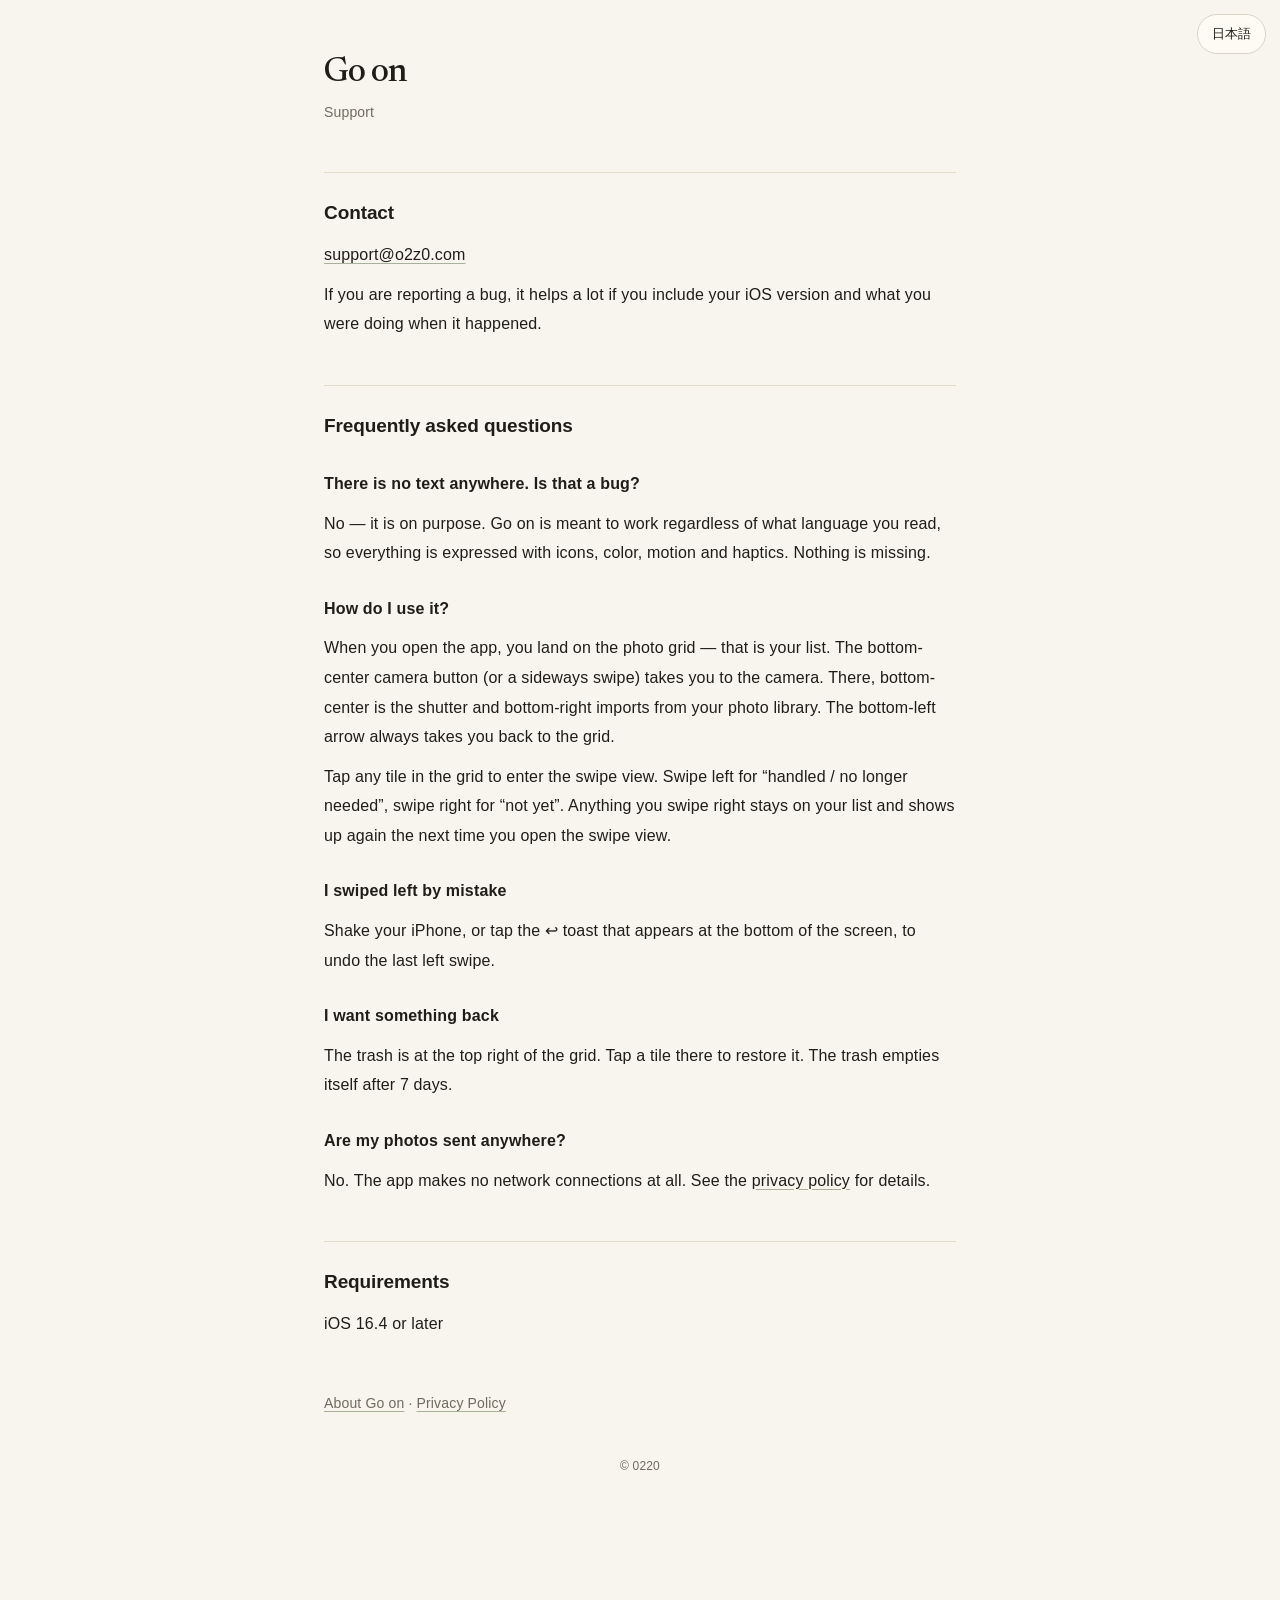
<file: support/index.html>
<!doctype html>
<html lang="en">
<head>
<meta charset="utf-8">
<meta name="viewport" content="width=device-width, initial-scale=1">
<title>Go on — Support</title>
<link rel="icon" href="/favicon.ico" sizes="16x16 32x32 48x48">
<link rel="apple-touch-icon" href="/assets/favicon-180.png">
<meta name="robots" content="index, follow">
<link rel="stylesheet" href="/style.css">
<!-- アクセス解析（GA4）。go-on.o2z0.com 以外では js/ga.js が送信しない -->
<script async src="https://www.googletagmanager.com/gtag/js?id=G-71RZL2MG8W"></script>
<script defer src="/js/ga.js" data-ga-id="G-71RZL2MG8W" data-ga-host="go-on.o2z0.com"></script>
</head>
<body class="doc">
<input type="checkbox" id="lang" role="switch" aria-label="日本語で表示 / Show in English">
<label class="lang-toggle" for="lang" aria-hidden="true"><span class="en" lang="en">日本語</span><span class="ja" lang="ja">EN</span></label>
<h1><a href="/">Go on</a></h1>

<div class="ja" lang="ja">
<p class="meta">サポート</p>

<h2>お問い合わせ</h2>
<p><a href="mailto:support@o2z0.com">support@o2z0.com</a></p>
<p>不具合のご報告では、iOS のバージョンと、どの操作で何が起きたかを添えていただけると助かります。</p>

<h2>よくある質問</h2>

<h3>文字が一つも出てこないのですが</h3>
<p>意図した設計です。言語に依存せず使えることを狙って、操作はすべてアイコン・色・動き・振動で表しています。未完成なわけではありません。</p>

<h3>使い方を教えてください</h3>
<p>起動すると写真の一覧に着地します。下-中央のカメラボタン（または横スワイプ）でカメラへ。下-中央がシャッター、下-右が写真ライブラリからの取り込みです。下-左の「←」は常に一覧へ戻ります。</p>
<p>一覧のタイルをタップするとスワイプ画面になり、左スワイプで「済んだ／もう不要」、右スワイプで「まだ」です。右にスワイプしたものは一覧に残り、次にスワイプ画面を開くとまた表示されます。</p>

<h3>間違えて左にスワイプしました</h3>
<p>端末を振るか、画面下に出る ↩ のトーストをタップすると、直前の左スワイプを取り消せます。</p>

<h3>消したものを戻したい</h3>
<p>一覧の上-右がゴミ箱です。中のタイルをタップすると元に戻ります。ゴミ箱の中身は 7 日で削除されます。</p>

<h3>写真はどこかに送られますか</h3>
<p>送られません。アプリはネットワーク通信を行いません。詳しくは<a href="/privacy/">プライバシーポリシー</a>をご覧ください。</p>

<h2>動作環境</h2>
<p>iOS 16.4 以降</p>

<p class="meta"><a href="/">Go on について</a> · <a href="/privacy/">プライバシーポリシー</a></p>
</div>

<div class="en" lang="en">
<p class="meta">Support</p>

<h2>Contact</h2>
<p><a href="mailto:support@o2z0.com">support@o2z0.com</a></p>
<p>If you are reporting a bug, it helps a lot if you include your iOS version and what you were doing when it happened.</p>

<h2>Frequently asked questions</h2>

<h3>There is no text anywhere. Is that a bug?</h3>
<p>No — it is on purpose. Go on is meant to work regardless of what language you read, so everything is expressed with icons, color, motion and haptics. Nothing is missing.</p>

<h3>How do I use it?</h3>
<p>When you open the app, you land on the photo grid — that is your list. The bottom-center camera button (or a sideways swipe) takes you to the camera. There, bottom-center is the shutter and bottom-right imports from your photo library. The bottom-left arrow always takes you back to the grid.</p>
<p>Tap any tile in the grid to enter the swipe view. Swipe left for &ldquo;handled / no longer needed&rdquo;, swipe right for &ldquo;not yet&rdquo;. Anything you swipe right stays on your list and shows up again the next time you open the swipe view.</p>

<h3>I swiped left by mistake</h3>
<p>Shake your iPhone, or tap the ↩ toast that appears at the bottom of the screen, to undo the last left swipe.</p>

<h3>I want something back</h3>
<p>The trash is at the top right of the grid. Tap a tile there to restore it. The trash empties itself after 7 days.</p>

<h3>Are my photos sent anywhere?</h3>
<p>No. The app makes no network connections at all. See the <a href="/privacy/">privacy policy</a> for details.</p>

<h2>Requirements</h2>
<p>iOS 16.4 or later</p>

<p class="meta"><a href="/">About Go on</a> · <a href="/privacy/">Privacy Policy</a></p>
</div>

<footer><p class="copyright">© 0220</p></footer>

</body>
</html>
</file>
<file: style.css>
/* ============================================================
   Go on — 全ページ共通の地
   トーン A: Paper & Ink（生成り / 墨 / セージ / クリーム）

   ここには「3 ページで共有するもの」だけを置く。
   LP 固有の演出 CSS は index.html の <style> にある。
   ドキュメント 2 ページ（/privacy/ /support/）は <body class="doc"> で
   読み物向けの寸法に切り替える。
   ============================================================ */

/* --- self-hosted Newsreader ---------------------------------
   Google Fonts の latin スライスを軸ごと絞ったサブセット。
   roman = wght 400..500 可変 / opsz 36 固定、italic = wght 400 固定 / opsz 36 固定。
   LP のセリフ実寸が 26–52px なので opsz は 36 に寄せて可変軸を落としてある
   （278KB → 33KB）。unicode-range で JA 表示のときは取りに行かせない。
   ライセンス: SIL Open Font License 1.1（同梱・再配布可）
   ------------------------------------------------------------ */
@font-face {
  font-family: "Newsreader";
  src: url("/fonts/newsreader-latin.woff2") format("woff2");
  font-weight: 400 500;
  font-style: normal;
  font-display: swap;
  unicode-range: U+0020-007E, U+00A0, U+00B7, U+2013-2014, U+2018-2019, U+201C-201D, U+2026;
}
@font-face {
  font-family: "Newsreader";
  src: url("/fonts/newsreader-latin-italic.woff2") format("woff2");
  font-weight: 400;
  font-style: italic;
  font-display: swap;
  unicode-range: U+0020-007E, U+00A0, U+00B7, U+2013-2014, U+2018-2019, U+201C-201D, U+2026;
}

:root {
  --paper: #f7f5ee;
  --ink: #201d18;
  --muted: #6f6a5e;
  --sage: #a8b299;
  --cream: #f1ead9;
  --rule: #e3dccb;
  --brand-icon: clamp(96px, 15vw, 132px);   /* mark: big */
  --brand-text: clamp(36px, 6vw, 52px);     /* "Go on": smaller than the mark */
  color-scheme: light;
}

* { box-sizing: border-box; }
html { overflow-x: clip; }  /* never let the layout viewport inflate (keeps position:fixed honest on 320px) */
body {
  margin: 0; background: var(--paper); color: var(--ink);
  font-family: -apple-system, BlinkMacSystemFont, "Hiragino Sans", "Yu Gothic", sans-serif;
  font-size: 17px; line-height: 1.85; letter-spacing: .01em;
  -webkit-text-size-adjust: 100%;
}
main { max-width: 640px; margin: 0 auto; padding: 0 24px; }
.serif {
  font-family: "Newsreader", "Hiragino Mincho ProN", "Yu Mincho", serif;
  font-size-adjust: from-font;
  font-weight: 500; letter-spacing: 0;
}
h2 { font-size: 26px; margin: 0 0 14px; font-weight: 650; letter-spacing: -.01em; }
p { margin: 10px 0; }
.dim { color: var(--muted); }
img { max-width: 100%; height: auto; }

/* --- language toggle (CSS only, EN default) ---
   3 ページとも EN 既定。App Store の審査は英語で読まれるため、
   フッタから /privacy/ に飛んだときに言語が入れ替わらないよう全ページで揃える。 */
#lang { position: absolute; opacity: 0; pointer-events: none; }
.lang-toggle {
  position: fixed; top: 14px; right: 14px; z-index: 10;
  padding: 7px 14px; border: 1px solid #d9d3c4; border-radius: 999px;
  background: rgba(255, 253, 246, .8); backdrop-filter: blur(10px);
  color: var(--ink); font-size: 13px; cursor: pointer; user-select: none;
}
#lang:focus-visible + .lang-toggle { outline: 2px solid var(--ink); outline-offset: 2px; }
.ja { display: none; }
body:has(#lang:checked) .en { display: none; }
body:has(#lang:checked) .ja { display: block; }
span.ja, .lang-toggle .ja { display: none; }
body:has(#lang:checked) span.ja { display: inline; }
body:has(#lang:checked) span.en { display: none; }
.lang-toggle .en { display: inline; }
body:has(#lang:checked) .lang-toggle .en { display: none; }
body:has(#lang:checked) .lang-toggle .ja { display: inline; }

/* --- CTA --- */
.cta {
  display: inline-block; background: var(--ink); color: var(--cream);
  border-radius: 14px; padding: 15px 28px; font-size: 15px; font-weight: 600;
  text-decoration: none; letter-spacing: .01em;
  transition: transform .2s ease;
}
.cta:hover { transform: translateY(-2px); }

footer { padding: 28px; text-align: center; font-size: 13px; color: var(--muted); }
footer a { color: var(--muted); }
/* 著作権表示は権利者の名前を書く欄なので、屋号ではなく本名。
   ASC の「著作権」も 1.0.1 から同じ表記に揃える。 */
.copyright { margin: 12px 0 0; font-size: 12px; color: var(--muted); }

/* ============================================================
   ドキュメント 2 ページ（/privacy/ /support/）
   本文は法務文言なので一字も変えない。寸法・色・書体だけ地に合わせる。
   ============================================================ */
.doc {
  margin: 0 auto; padding: 56px 24px 96px; max-width: 680px;
  font-size: 16px;
}
.doc h1 {
  font-family: "Newsreader", "Hiragino Mincho ProN", "Yu Mincho", serif;
  font-size-adjust: from-font;
  font-size: 34px; font-weight: 500; letter-spacing: -.035em;
  margin: 0 0 4px; line-height: 1;
}
/* 見出しの "Go on" は LP へ戻る導線。下線は出さず、地の文のリンクと区別する。 */
.doc h1 a { color: inherit; text-decoration: none; }
.doc h1 a:hover { text-decoration: underline; text-decoration-color: var(--sage); text-underline-offset: 6px; }
.doc h2 {
  font-size: 19px; font-weight: 650; letter-spacing: -.005em;
  margin: 46px 0 10px; padding-top: 22px; border-top: 1px solid var(--rule);
}
.doc h3 { font-size: 16px; font-weight: 650; margin: 26px 0 6px; }
.doc p, .doc li { margin: 10px 0; }
.doc ul { padding-left: 1.3em; }
.doc a { color: var(--ink); text-decoration-color: var(--sage); text-underline-offset: 3px; }
.doc a:hover { text-decoration-color: var(--ink); }
.doc .meta { color: var(--muted); font-size: 14px; margin-bottom: 34px; }
.doc .meta a { color: var(--muted); }
/* 末尾の meta（ページ間リンク）だけは本文から離す。冒頭の meta は h1 の
   サブタイトルなので近いままでよい。 */
.doc .meta:last-child { margin-top: 52px; margin-bottom: 0; }
</file>
